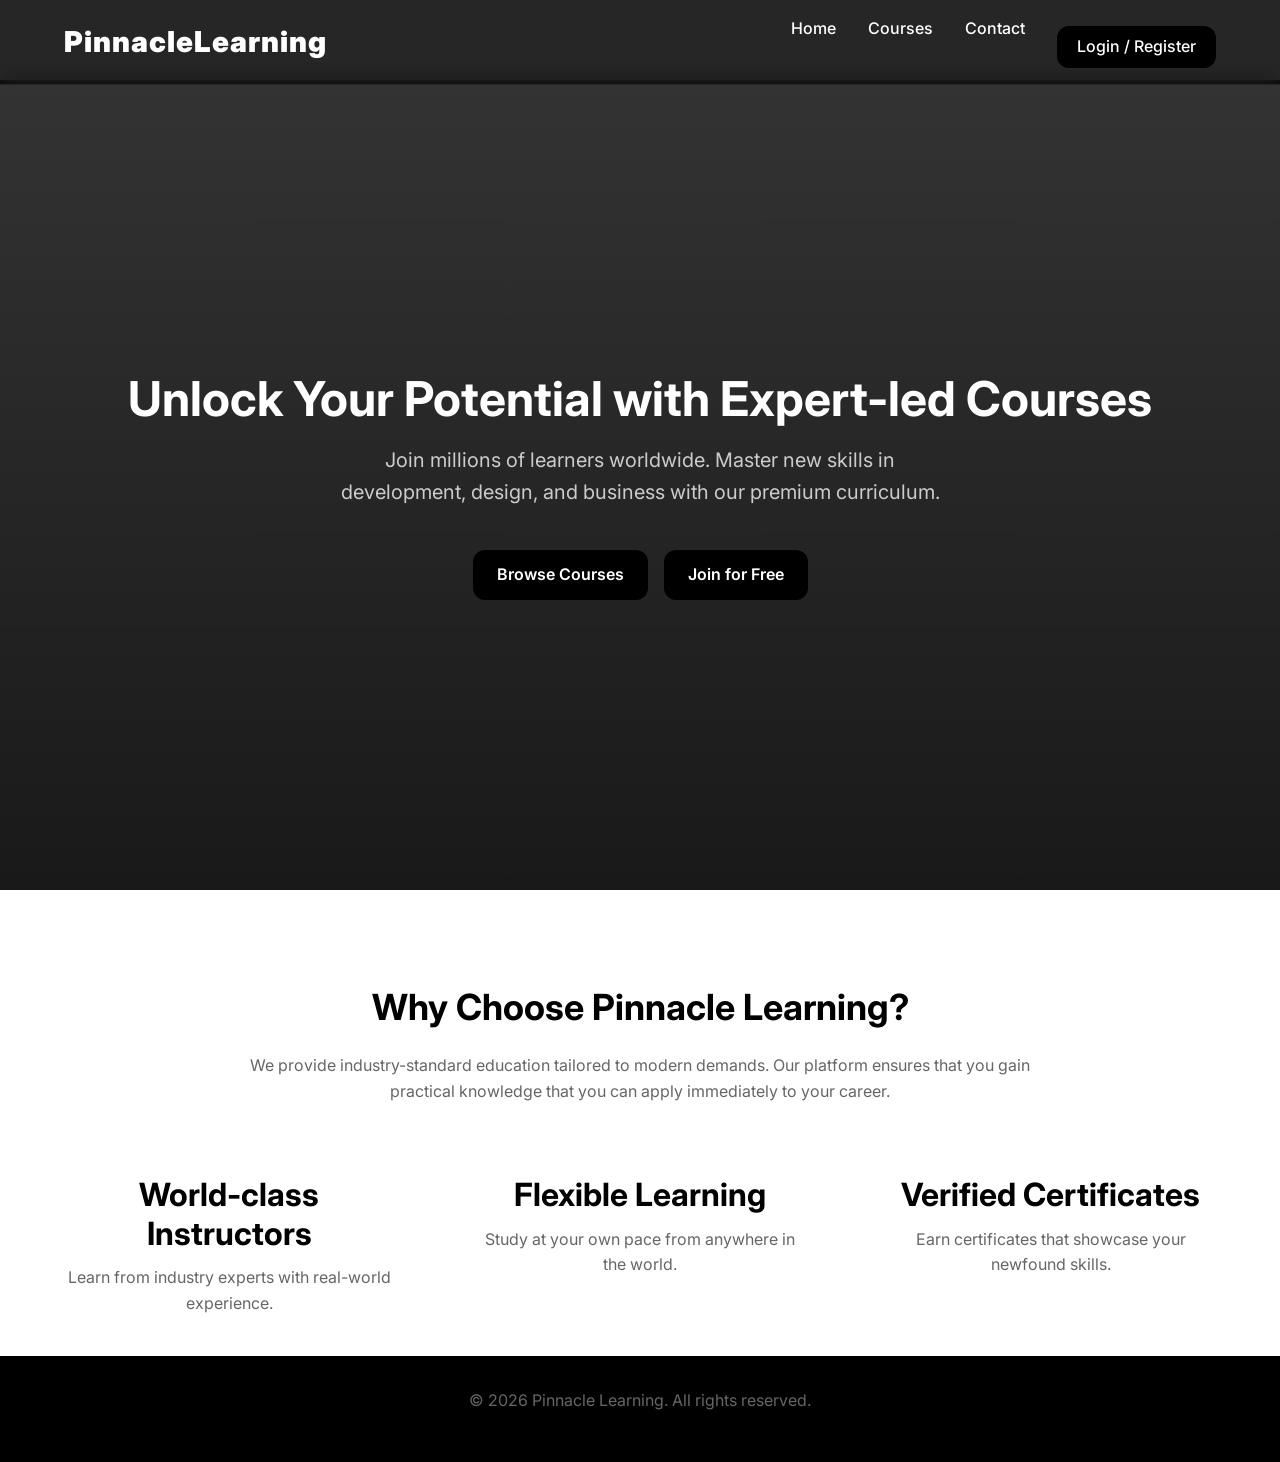
<file: index.html>
<!DOCTYPE html>
<html lang="en">

<head>
    <meta charset="UTF-8">
    <meta name="viewport" content="width=device-width, initial-scale=1.0">
    <title>Pinnacle Learning | Expand Your Horizons</title>
    <link rel="stylesheet" href="styles.css">
    <link href="https://fonts.googleapis.com/css2?family=Inter:wght@400;500;600;700;800&display=swap" rel="stylesheet">
</head>

<body>

    <nav class="navbar">
        <a href="index.html" class="logo">PinnacleLearning</a>
        <ul class="nav-links">
            <li><a href="index.html">Home</a></li>
            <li><a href="courses.html">Courses</a></li>
            <li><a href="contact.html">Contact</a></li>
            <li><a href="register.html" class="btn btn-primary">Login / Register</a>
            </li>
        </ul>
    </nav>

    <main>
        <section class="hero">
            <div class="hero-content">
                <h1>Unlock Your Potential with Expert-led Courses</h1>
                <p>Join millions of learners worldwide. Master new skills in development, design, and business with our
                    premium curriculum.</p>
                <div class="hero-actions">
                    <a href="courses.html" class="btn btn-primary">Browse Courses</a>
                    <a href="register.html" class="btn btn-outline ">Join for Free</a>
                </div>
            </div>
        </section>


        <section class="container features-section">
            <h2>Why Choose Pinnacle Learning?</h2>
            <p class="features-intro">We provide industry-standard education tailored to modern
                demands. Our platform ensures that you gain practical knowledge that you can apply immediately to your
                career.</p>

            <div class="grid-3-col">
                <div class="feature-card">
                    <h3 class="feature-title">World-class Instructors</h3>
                    <p>Learn from industry experts with real-world experience.</p>
                </div>
                <div class="feature-card">
                    <h3 class="feature-title">Flexible Learning</h3>
                    <p>Study at your own pace from anywhere in the world.</p>
                </div>
                <div class="feature-card">
                    <h3 class="feature-title">Verified Certificates</h3>
                    <p>Earn certificates that showcase your newfound skills.</p>
                </div>
            </div>
        </section>
    </main>

    <footer>
        <p>&copy; 2026 Pinnacle Learning. All rights reserved.</p>
    </footer>
</body>

</html>
</file>
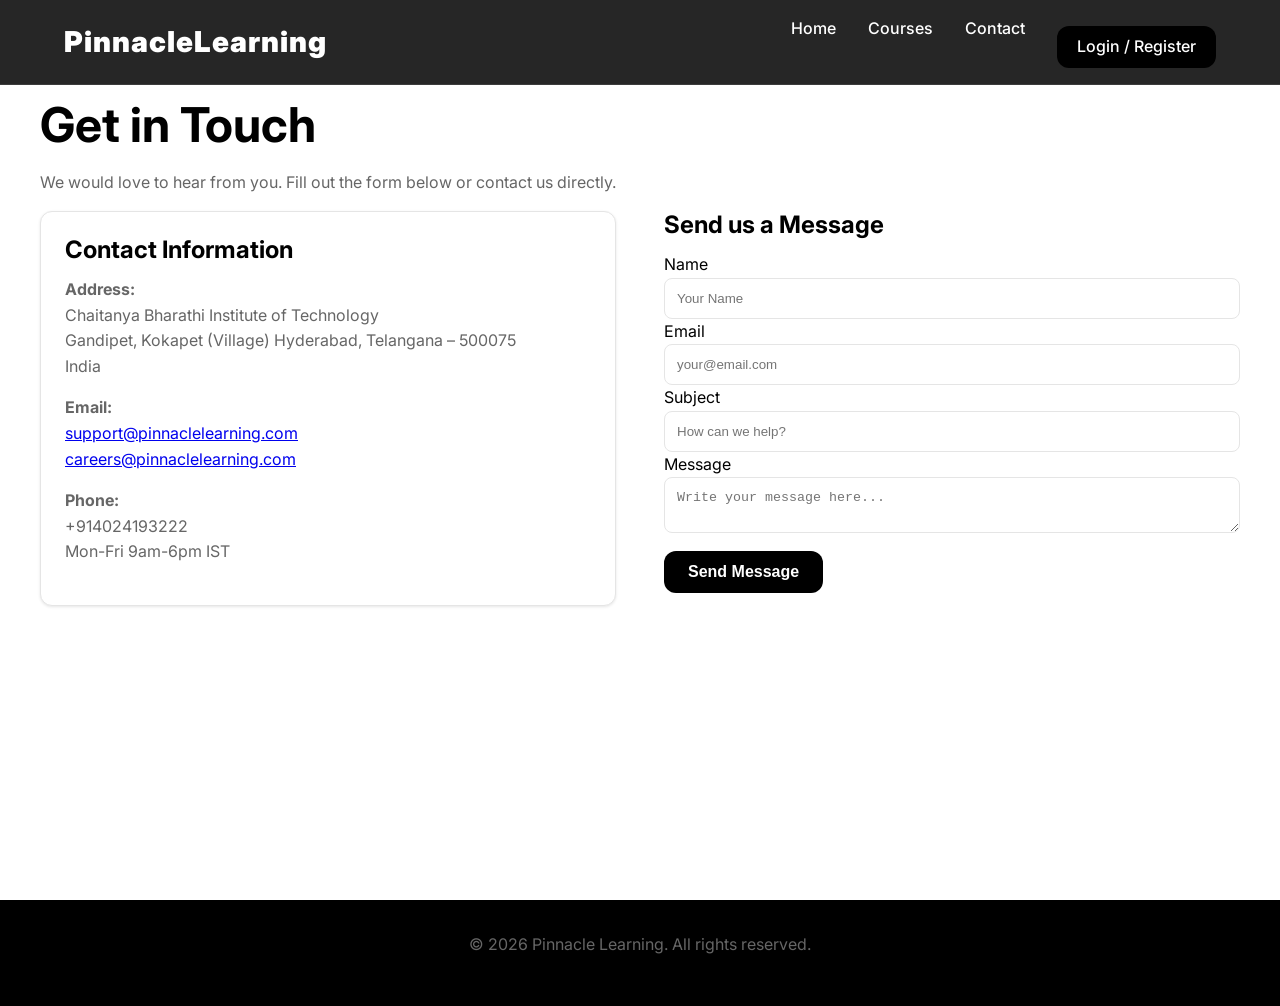
<file: contact.html>
<!DOCTYPE html>
<html lang="en">

<head>
    <meta charset="UTF-8">
    <meta name="viewport" content="width=device-width, initial-scale=1.0">
    <title>Contact Us | Pinnacle Learning</title>
    <link rel="stylesheet" href="styles.css">
    <link href="https://fonts.googleapis.com/css2?family=Inter:wght@400;500;600;700;800&display=swap" rel="stylesheet">
</head>

<body>
    <nav class="navbar">
        <a href="index.html" class="logo">PinnacleLearning</a>
        <ul class="nav-links">
            <li><a href="index.html">Home</a></li>
            <li><a href="courses.html">Courses</a></li>
            <li><a href="contact.html">Contact</a></li>
            <li><a href="register.html" class="btn btn-primary px-5-py-2">Login / Register</a>
            </li>
        </ul>
    </nav>

    <main class="container">
        <h1>Get in Touch</h1>
        <p class="auto-style-1">We would love to hear from you. Fill out the form below or contact us directly.
        </p>

        <div class="grid-2-col">
            <!-- Contact Information -->
            <div>
                <div class="card auto-style-2">
                    <h3 class="auto-style-3">Contact Information</h3>

                    <div class="auto-style-4">
                        <p><strong>Address:</strong><br>Chaitanya Bharathi Institute of Technology<br>Gandipet, Kokapet
                            (Village)
                            Hyderabad, Telangana – 500075<br>India</p>
                    </div>

                    <div class="auto-style-4">
                        <p><strong>Email:</strong><br><a href="mailto:support@pinnaclelearning.com" class="auto-style-5">support@pinnaclelearning.com</a><br><a href="mailto:careers@pinnaclelearning.com" class="auto-style-5">careers@pinnaclelearning.com</a>
                        </p>
                    </div>

                    <div class="auto-style-4">
                        <p><strong>Phone:</strong><br>+914024193222<br>Mon-Fri 9am-6pm IST</p>
                    </div>
                </div>
            </div>

            <!-- Inquiry Form -->
            <div class="form-container">
                <h3>Send us a Message</h3>
                <form onsubmit="event.preventDefault(); alert('Your message has been sent successfully! We will get back to you shortly.'); this.reset();" class="auto-style-4">
                    <div class="form-group">
                        <label for="contactName">Name</label>
                        <input type="text" id="contactName" class="form-control" placeholder="Your Name" required>
                    </div>

                    <div class="form-group">
                        <label for="contactEmail">Email</label>
                        <input type="email" id="contactEmail" class="form-control" placeholder="your@email.com"
                            required>
                    </div>

                    <div class="form-group">
                        <label for="contactSubject">Subject</label>
                        <input type="text" id="contactSubject" class="form-control" placeholder="How can we help?"
                            required>
                    </div>

                    <div class="form-group">
                        <label for="contactMessage">Message</label>
                        <textarea id="contactMessage" class="form-control" placeholder="Write your message here..."
                            required></textarea>
                    </div>

                    <button type="submit" class="btn btn-primary w-100">Send Message</button>
                </form>
            </div>
        </div>
    </main>

    <footer>
        <p>&copy; 2026 Pinnacle Learning. All rights reserved.</p>
    </footer>
</body>

</html>
</file>
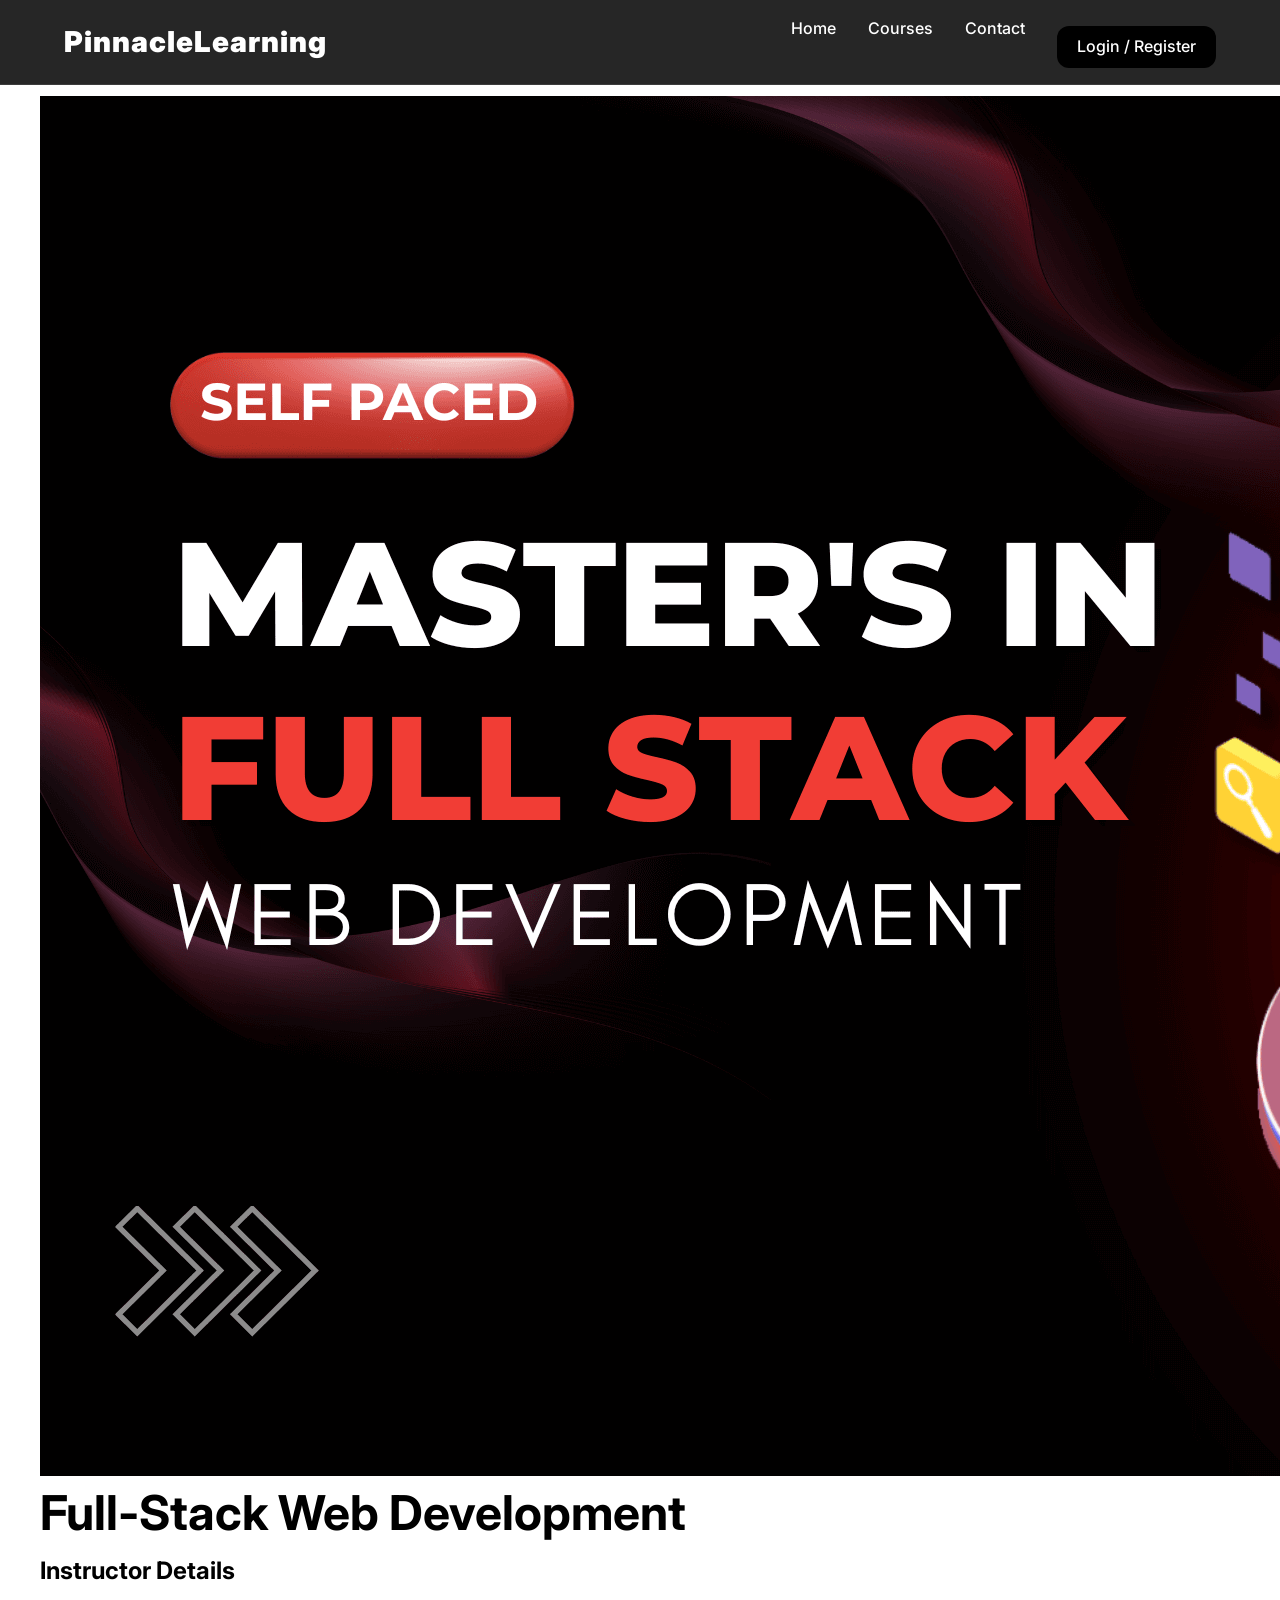
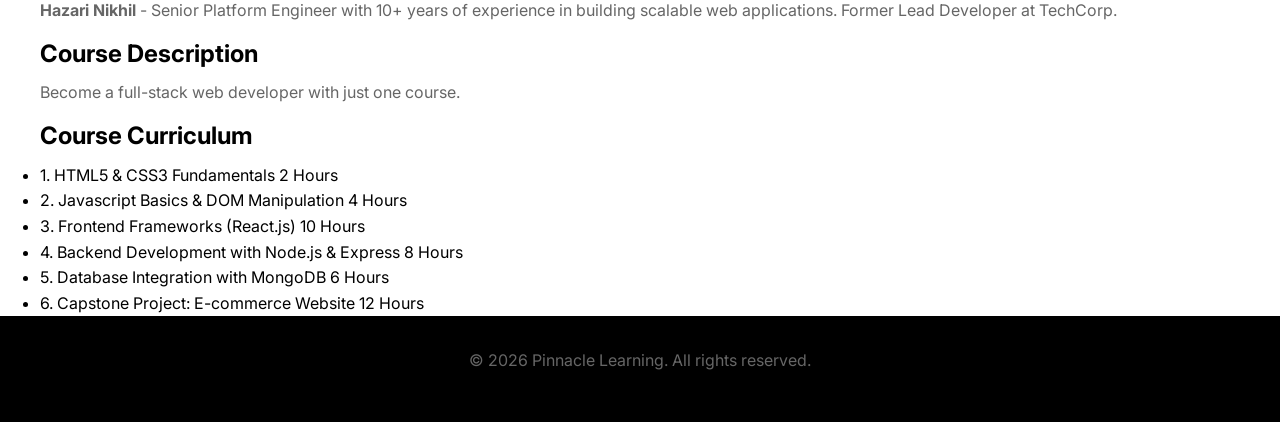
<file: course_details.html>
<!DOCTYPE html>
<html lang="en">

<head>
    <meta charset="UTF-8">
    <meta name="viewport" content="width=device-width, initial-scale=1.0">
    <title>Course Details | Pinnacle Learning</title>
    <link rel="stylesheet" href="styles.css">
    <link href="https://fonts.googleapis.com/css2?family=Inter:wght@400;500;600;700;800&display=swap" rel="stylesheet">
</head>

<body>
    <nav class="navbar">
        <a href="index.html" class="logo">PinnacleLearning</a>
        <ul class="nav-links">
            <li><a href="index.html">Home</a></li>
            <li><a href="courses.html">Courses</a></li>
            <li><a href="contact.html">Contact</a></li>
            <li><a href="register.html" class="btn btn-primary px-5-py-2">Login / Register</a>
            </li>
        </ul>
    </nav>

    <main class="container">
        <div class="grid-2-col">
            <div>
                <img src="./res/fs.png" alt="Web Development" class="course-image">

                <h1 class="course-header">Full-Stack Web Development</h1>

                <div class="instructor-box">
                    <h3>Instructor Details</h3>
                    <p class="mb-0"><strong>Hazari Nikhil</strong> - Senior Platform Engineer with 10+ years of
                        experience in building scalable web applications. Former Lead Developer at TechCorp.</p>
                </div>

                <h3>Course Description</h3>
                <p>Become a full-stack web developer with just one course.</p>

                <h3 class="mt-3">Course Curriculum</h3>
                <ul class="curriculum-list">
                    <li>
                        <span>1. HTML5 & CSS3 Fundamentals</span>
                        <span class="text-muted">2 Hours</span>
                    </li>
                    <li>
                        <span>2. Javascript Basics & DOM Manipulation</span>
                        <span class="text-muted">4 Hours</span>
                    </li>
                    <li>
                        <span>3. Frontend Frameworks (React.js)</span>
                        <span class="text-muted">10 Hours</span>
                    </li>
                    <li>
                        <span>4. Backend Development with Node.js & Express</span>
                        <span class="text-muted">8 Hours</span>
                    </li>
                    <li>
                        <span>5. Database Integration with MongoDB</span>
                        <span class="text-muted">6 Hours</span>
                    </li>
                    <li>
                        <span>6. Capstone Project: E-commerce Website</span>
                        <span class="text-muted">12 Hours</span>
                    </li>
                </ul>
            </div>
            <div>
                <div class="card sticky-card">
                    <h2 class="price price-text">₹7499</h2>
                    <p class="rating rating-text">★ 4.8 (1,245 Ratings)</p>

                    <ul class="details-list">
                        <li class="details-list-item">
                            <strong>Duration:</strong> 52 Hours Total
                        </li>
                        <li class="details-list-item"><strong>Level:</strong>
                            Beginner to Advanced</li>
                        <li class="details-list-item"><strong>Access:</strong>
                            Lifetime Access</li>
                        <li class="details-list-item-last"><strong>Certificate:</strong> Included</li>
                    </ul>

                    <button class="btn btn-primary btn-enroll" onclick="alert('Proceeding to checkout!')">Enroll
                        Now</button>
                    <p class="guarantee-text">
                        30-Day Money-Back Guarantee</p>
                </div>
            </div>
        </div>
    </main>

    <footer>
        <p>&copy; 2026 Pinnacle Learning. All rights reserved.</p>
    </footer>
</body>

</html>
</file>
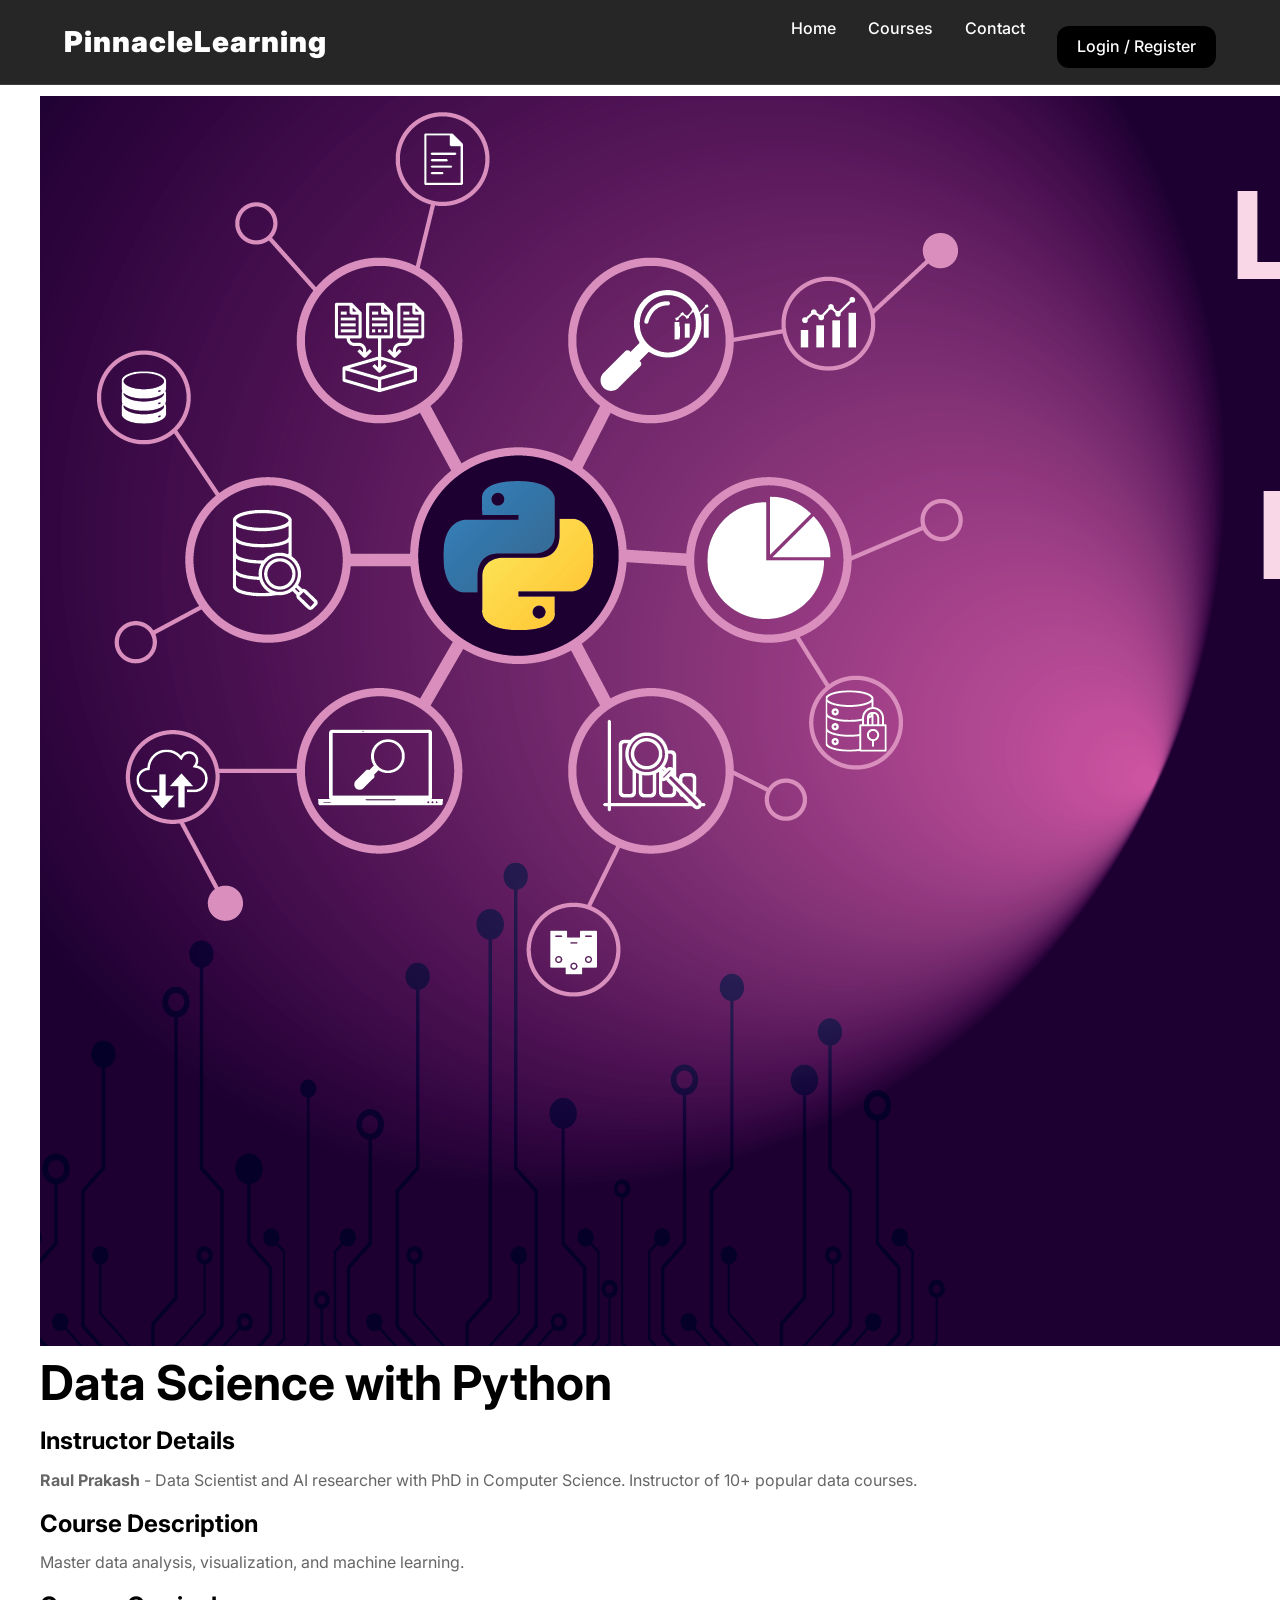
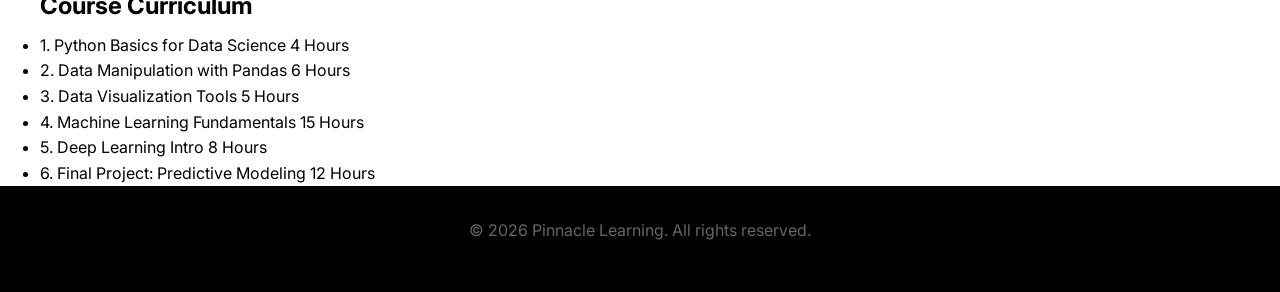
<file: course_details_data.html>
<!DOCTYPE html>
<html lang="en">

<head>
    <meta charset="UTF-8">
    <meta name="viewport" content="width=device-width, initial-scale=1.0">
    <title>Course Details | Pinnacle Learning</title>
    <link rel="stylesheet" href="styles.css">
    <link href="https://fonts.googleapis.com/css2?family=Inter:wght@400;500;600;700;800&display=swap" rel="stylesheet">
</head>

<body>
    <nav class="navbar">
        <a href="index.html" class="logo">PinnacleLearning</a>
        <ul class="nav-links">
            <li><a href="index.html">Home</a></li>
            <li><a href="courses.html">Courses</a></li>
            <li><a href="contact.html">Contact</a></li>
            <li><a href="register.html" class="btn btn-primary px-5-py-2">Login / Register</a>
            </li>
        </ul>
    </nav>

    <main class="container">
        <div class="grid-2-col">
            <div>
                <img src="res/Python_for_Data_Science.png" alt="Data Science" class="course-image">

                <h1 class="course-header">Data Science with Python</h1>

                <div class="instructor-box">
                    <h3>Instructor Details</h3>
                    <p class="mb-0"><strong>Raul Prakash</strong> - Data Scientist and AI researcher with PhD in
                        Computer Science. Instructor of 10+ popular data courses.</p>
                </div>

                <h3>Course Description</h3>
                <p>Master data analysis, visualization, and machine learning.</p>

                <h3 class="mt-3">Course Curriculum</h3>
                <ul class="curriculum-list">
                    <li>
                        <span>1. Python Basics for Data Science</span>
                        <span class="text-muted">4 Hours</span>
                    </li>
                    <li>
                        <span>2. Data Manipulation with Pandas</span>
                        <span class="text-muted">6 Hours</span>
                    </li>
                    <li>
                        <span>3. Data Visualization Tools</span>
                        <span class="text-muted">5 Hours</span>
                    </li>
                    <li>
                        <span>4. Machine Learning Fundamentals</span>
                        <span class="text-muted">15 Hours</span>
                    </li>
                    <li>
                        <span>5. Deep Learning Intro</span>
                        <span class="text-muted">8 Hours</span>
                    </li>
                    <li>
                        <span>6. Final Project: Predictive Modeling</span>
                        <span class="text-muted">12 Hours</span>
                    </li>
                </ul>
            </div>
            <div>
                <div class="card sticky-card">
                    <h2 class="price price-text">₹8499</h2>
                    <p class="rating rating-text">★ 4.7 (2.4k Ratings)</p>

                    <ul class="details-list">
                        <li class="details-list-item">
                            <strong>Duration:</strong> 51 Hours Total
                        </li>
                        <li class="details-list-item"><strong>Level:</strong>
                            Beginner to Advanced</li>
                        <li class="details-list-item"><strong>Access:</strong>
                            Lifetime Access</li>
                        <li class="details-list-item-last"><strong>Certificate:</strong> Included</li>
                    </ul>

                    <button class="btn btn-primary btn-enroll" onclick="alert('Proceeding to checkout!')">Enroll
                        Now</button>
                    <p class="guarantee-text">
                        30-Day Money-Back Guarantee</p>
                </div>
            </div>
        </div>
    </main>

    <footer>
        <p>&copy; 2026 Pinnacle Learning. All rights reserved.</p>
    </footer>
</body>

</html>
</file>
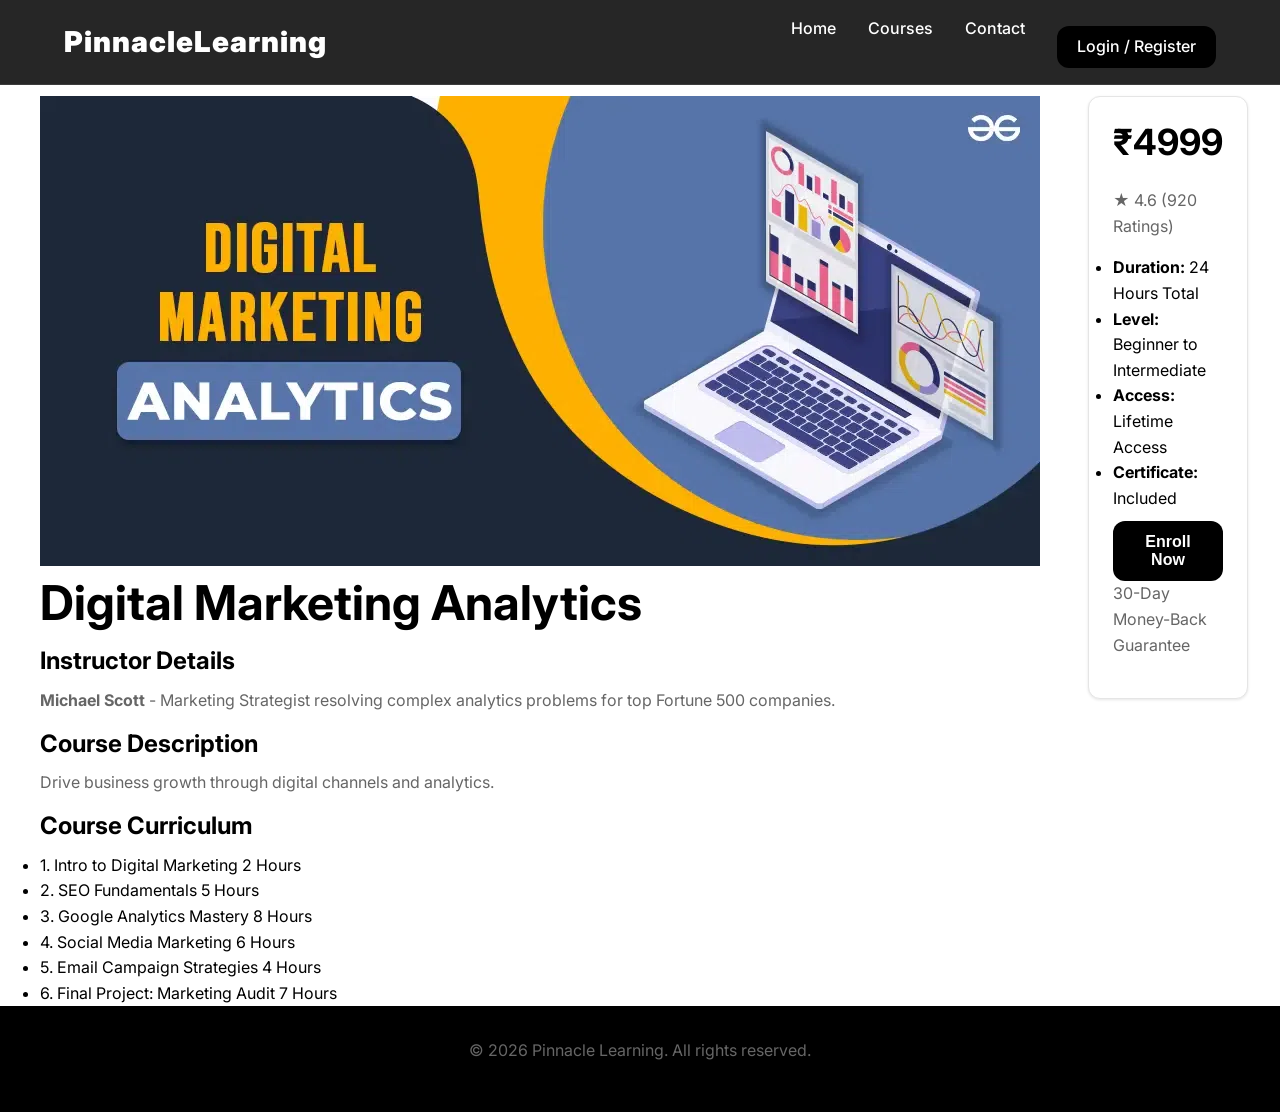
<file: course_details_digital.html>
<!DOCTYPE html>
<html lang="en">

<head>
    <meta charset="UTF-8">
    <meta name="viewport" content="width=device-width, initial-scale=1.0">
    <title>Course Details | Pinnacle Learning</title>
    <link rel="stylesheet" href="styles.css">
    <link href="https://fonts.googleapis.com/css2?family=Inter:wght@400;500;600;700;800&display=swap" rel="stylesheet">
</head>

<body>
    <nav class="navbar">
        <a href="index.html" class="logo">PinnacleLearning</a>
        <ul class="nav-links">
            <li><a href="index.html">Home</a></li>
            <li><a href="courses.html">Courses</a></li>
            <li><a href="contact.html">Contact</a></li>
            <li><a href="register.html" class="btn btn-primary px-5-py-2">Login / Register</a>
            </li>
        </ul>
    </nav>

    <main class="container">
        <div class="grid-2-col">
            <div>
                <img src="./res/What-are-Digital-Marketing-Analytics.webp" alt="Digital Marketing Analytics"
                    class="course-image">

                <h1 class="course-header">Digital Marketing Analytics</h1>

                <div class="instructor-box">
                    <h3>Instructor Details</h3>
                    <p class="mb-0"><strong>Michael Scott</strong> - Marketing Strategist resolving complex analytics
                        problems for top Fortune 500 companies.</p>
                </div>

                <h3>Course Description</h3>
                <p>Drive business growth through digital channels and analytics.</p>

                <h3 class="mt-3">Course Curriculum</h3>
                <ul class="curriculum-list">
                    <li>
                        <span>1. Intro to Digital Marketing</span>
                        <span class="text-muted">2 Hours</span>
                    </li>
                    <li>
                        <span>2. SEO Fundamentals</span>
                        <span class="text-muted">5 Hours</span>
                    </li>
                    <li>
                        <span>3. Google Analytics Mastery</span>
                        <span class="text-muted">8 Hours</span>
                    </li>
                    <li>
                        <span>4. Social Media Marketing</span>
                        <span class="text-muted">6 Hours</span>
                    </li>
                    <li>
                        <span>5. Email Campaign Strategies</span>
                        <span class="text-muted">4 Hours</span>
                    </li>
                    <li>
                        <span>6. Final Project: Marketing Audit</span>
                        <span class="text-muted">7 Hours</span>
                    </li>
                </ul>
            </div>
            <div>
                <div class="card sticky-card">
                    <h2 class="price price-text">₹4999</h2>
                    <p class="rating rating-text">★ 4.6 (920 Ratings)</p>

                    <ul class="details-list">
                        <li class="details-list-item">
                            <strong>Duration:</strong> 24 Hours Total
                        </li>
                        <li class="details-list-item"><strong>Level:</strong>
                            Beginner to Intermediate</li>
                        <li class="details-list-item"><strong>Access:</strong>
                            Lifetime Access</li>
                        <li class="details-list-item-last"><strong>Certificate:</strong> Included</li>
                    </ul>

                    <button class="btn btn-primary btn-enroll" onclick="alert('Proceeding to checkout!')">Enroll
                        Now</button>
                    <p class="guarantee-text">
                        30-Day Money-Back Guarantee</p>
                </div>
            </div>
        </div>
    </main>

    <footer>
        <p>&copy; 2026 Pinnacle Learning. All rights reserved.</p>
    </footer>
</body>

</html>
</file>
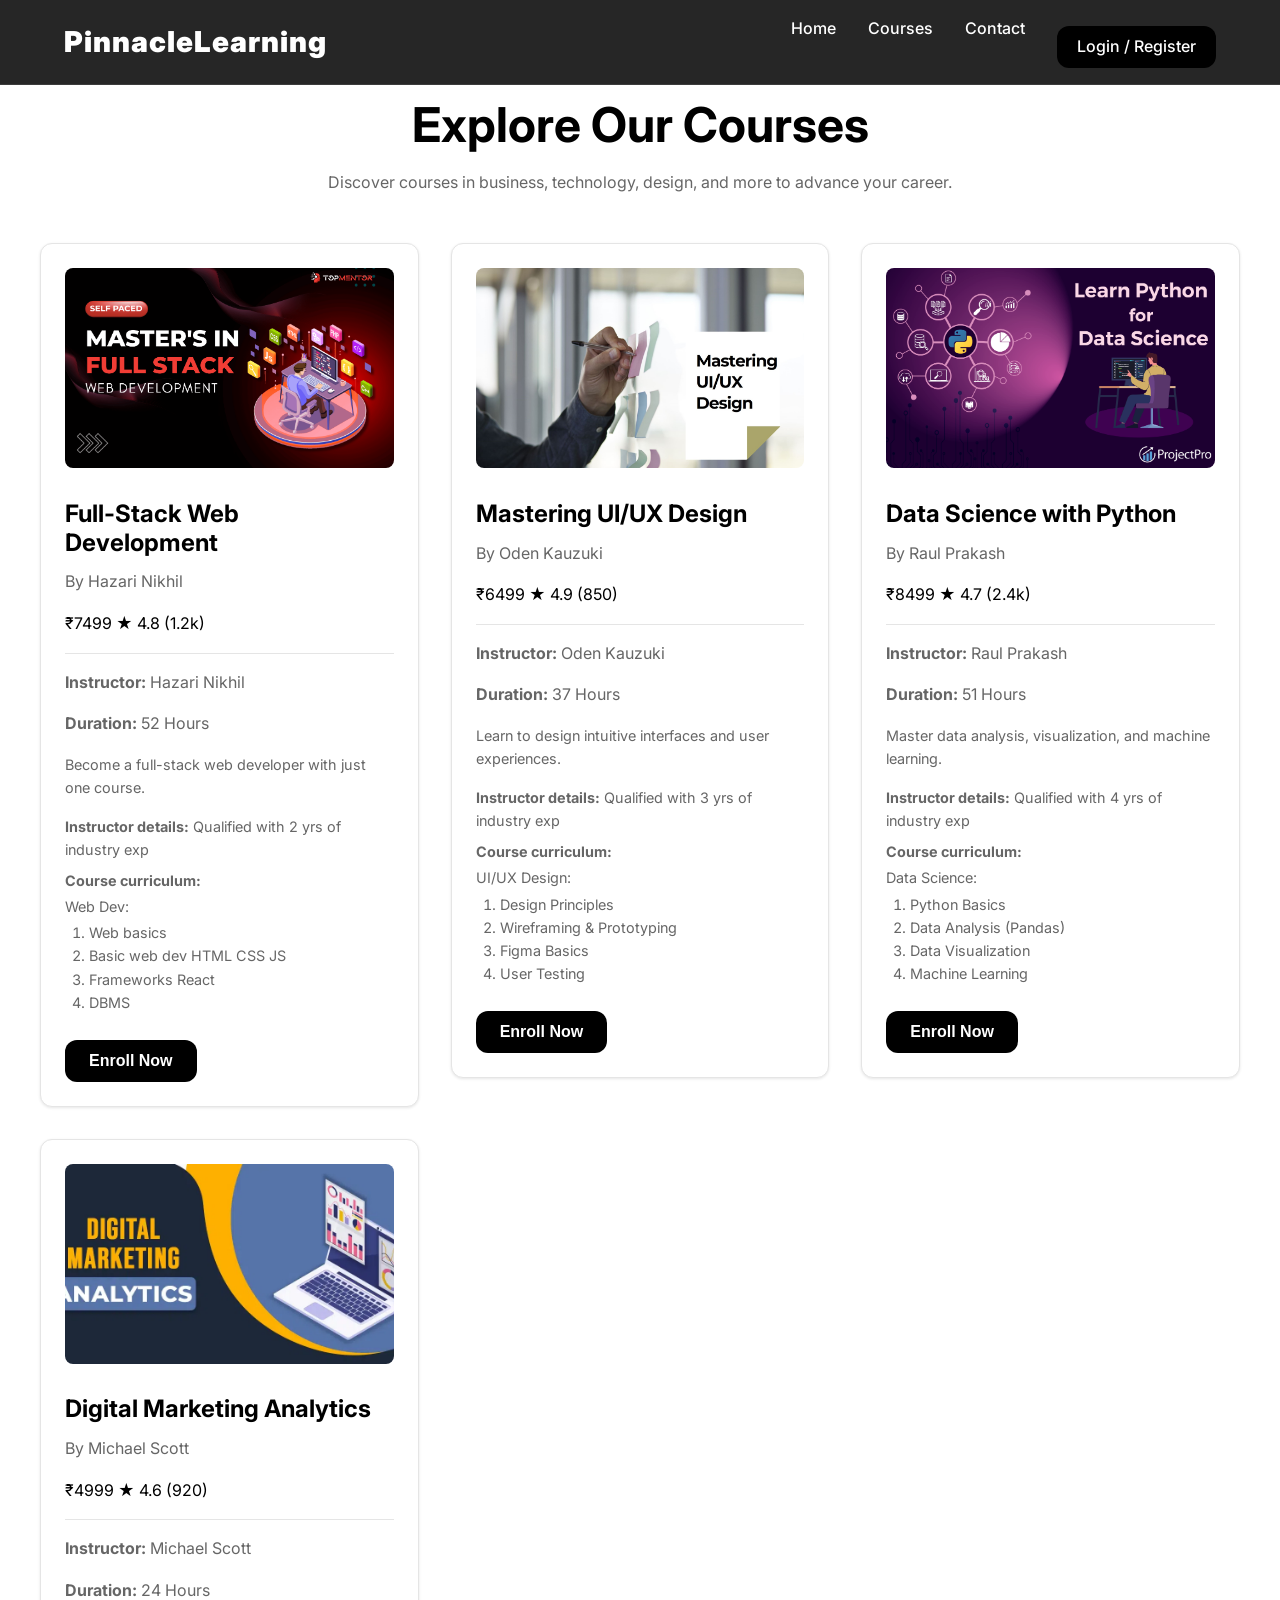
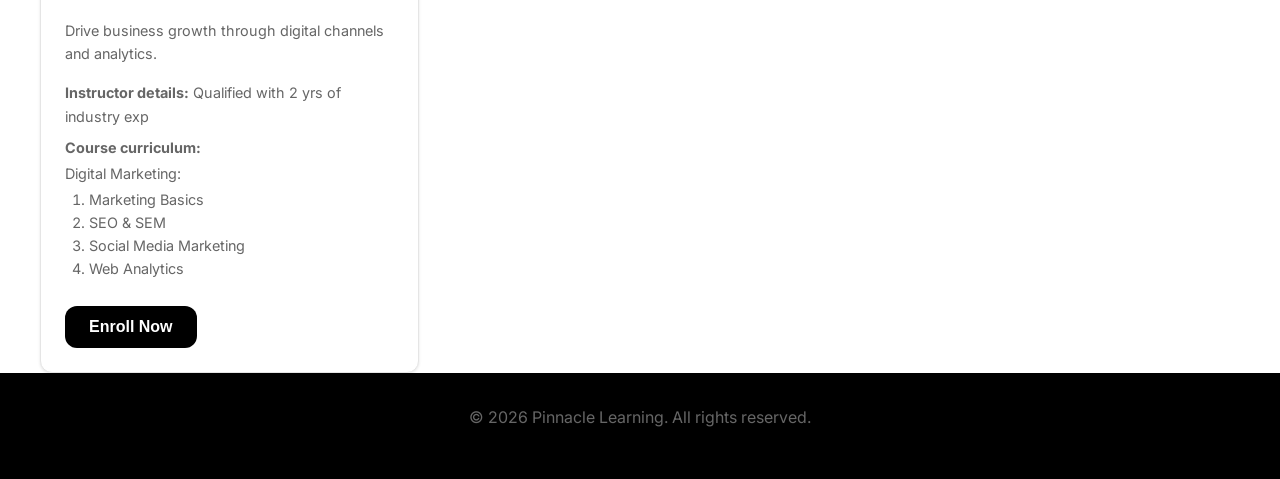
<file: courses.html>
<!DOCTYPE html>
<html lang="en">

<head>
    <meta charset="UTF-8">
    <meta name="viewport" content="width=device-width, initial-scale=1.0">
    <title>All Courses | Pinnacle Learning</title>
    <link rel="stylesheet" href="styles.css">
    <link href="https://fonts.googleapis.com/css2?family=Inter:wght@400;500;600;700;800&display=swap" rel="stylesheet">
</head>

<body>
    <nav class="navbar">
        <a href="index.html" class="logo">PinnacleLearning</a>
        <ul class="nav-links">
            <li><a href="index.html">Home</a></li>
            <li><a href="courses.html">Courses</a></li>
            <li><a href="contact.html">Contact</a></li>
            <li><a href="register.html" class="btn btn-primary px-5-py-2">Login / Register</a>
            </li>
        </ul>
    </nav>

    <main class="container">
        <div class="courses-header">
            <h1>Explore Our Courses</h1>
            <p>Discover courses in business, technology, design, and more to advance your career.</p>
        </div>

        <div class="grid-system">

            <div class="card">
                <img src="./res/fs.png" alt="Web Development" class="card-img">
                <h3 class="course-title">Full-Stack Web Development</h3>
                <p class="instructor">By Hazari Nikhil</p>
                <div class="card-meta">
                    <span class="price">₹7499</span>
                    <span class="rating">★ 4.8 (1.2k)</span>
                </div>
                <div class="course-details">
                    <p class="mb-0"><strong>Instructor:</strong> Hazari Nikhil</p>
                    <p class="mb-0"><strong>Duration:</strong> 52 Hours</p>
                    <p class="course-description">Become a full-stack web
                        developer with just one course.</p>
                    <p class="course-description" style="margin-bottom: 0.5rem;"><strong>Instructor details:</strong> Qualified with 2 yrs of industry exp</p>
                    <div class="course-curriculum" style="font-size: 0.9rem; color: #666666; margin-bottom: 1rem;">
                        <strong>Course curriculum:</strong>
                        <p style="margin: 0.2rem 0;">Web Dev:</p>
                        <ol style="margin-left: 1.5rem; margin-top: 0;">
                            <li>Web basics</li>
                            <li>Basic web dev HTML CSS JS</li>
                            <li>Frameworks React</li>
                            <li>DBMS</li>
                        </ol>
                    </div>
                    <button class="btn btn-primary w-100" onclick="alert('Proceeding to checkout!')">Enroll Now</button>
                </div>
            </div>

            <div class="card">
                <img src="./res/1727164350740.png" alt="UI UX Design" class="card-img">
                <h3 class="course-title">Mastering UI/UX Design</h3>
                <p class="instructor">By Oden Kauzuki</p>
                <div class="card-meta">
                    <span class="price">₹6499</span>
                    <span class="rating">★ 4.9 (850)</span>
                </div>
                <div class="course-details">
                    <p class="mb-0"><strong>Instructor:</strong> Oden Kauzuki</p>
                    <p class="mb-0"><strong>Duration:</strong> 37 Hours</p>
                    <p class="course-description">Learn to design intuitive
                        interfaces and user experiences.</p>
                    <p class="course-description" style="margin-bottom: 0.5rem;"><strong>Instructor details:</strong> Qualified with 3 yrs of industry exp</p>
                    <div class="course-curriculum" style="font-size: 0.9rem; color: #666666; margin-bottom: 1rem;">
                        <strong>Course curriculum:</strong>
                        <p style="margin: 0.2rem 0;">UI/UX Design:</p>
                        <ol style="margin-left: 1.5rem; margin-top: 0;">
                            <li>Design Principles</li>
                            <li>Wireframing & Prototyping</li>
                            <li>Figma Basics</li>
                            <li>User Testing</li>
                        </ol>
                    </div>
                    <button class="btn btn-primary w-100" onclick="alert('Proceeding to checkout!')">Enroll Now</button>
                </div>
            </div>


            <div class="card">
                <img src="res/Python_for_Data_Science.png" alt="Data Science" class="card-img">
                <h3 class="course-title">Data Science with Python</h3>
                <p class="instructor">By Raul Prakash</p>
                <div class="card-meta">
                    <span class="price">₹8499</span>
                    <span class="rating">★ 4.7 (2.4k)</span>
                </div>
                <div class="course-details">
                    <p class="mb-0"><strong>Instructor:</strong> Raul Prakash</p>
                    <p class="mb-0"><strong>Duration:</strong> 51 Hours</p>
                    <p class="course-description">Master data analysis,
                        visualization, and machine learning.</p>
                    <p class="course-description" style="margin-bottom: 0.5rem;"><strong>Instructor details:</strong> Qualified with 4 yrs of industry exp</p>
                    <div class="course-curriculum" style="font-size: 0.9rem; color: #666666; margin-bottom: 1rem;">
                        <strong>Course curriculum:</strong>
                        <p style="margin: 0.2rem 0;">Data Science:</p>
                        <ol style="margin-left: 1.5rem; margin-top: 0;">
                            <li>Python Basics</li>
                            <li>Data Analysis (Pandas)</li>
                            <li>Data Visualization</li>
                            <li>Machine Learning</li>
                        </ol>
                    </div>
                    <button class="btn btn-primary w-100" onclick="alert('Proceeding to checkout!')">Enroll Now</button>
                </div>
            </div>

            <div class="card">
                <img src="./res/What-are-Digital-Marketing-Analytics.webp" alt="Digital Marketing" class="card-img">
                <h3 class="course-title">Digital Marketing Analytics</h3>
                <p class="instructor">By Michael Scott</p>
                <div class="card-meta">
                    <span class="price">₹4999</span>
                    <span class="rating">★ 4.6 (920)</span>
                </div>
                <div class="course-details">
                    <p class="mb-0"><strong>Instructor:</strong> Michael Scott</p>
                    <p class="mb-0"><strong>Duration:</strong> 24 Hours</p>
                    <p class="course-description">Drive business growth
                        through digital channels and analytics.</p>
                    <p class="course-description" style="margin-bottom: 0.5rem;"><strong>Instructor details:</strong> Qualified with 2 yrs of industry exp</p>
                    <div class="course-curriculum" style="font-size: 0.9rem; color: #666666; margin-bottom: 1rem;">
                        <strong>Course curriculum:</strong>
                        <p style="margin: 0.2rem 0;">Digital Marketing:</p>
                        <ol style="margin-left: 1.5rem; margin-top: 0;">
                            <li>Marketing Basics</li>
                            <li>SEO & SEM</li>
                            <li>Social Media Marketing</li>
                            <li>Web Analytics</li>
                        </ol>
                    </div>
                    <button class="btn btn-primary w-100" onclick="alert('Proceeding to checkout!')">Enroll Now</button>
                </div>
            </div>
        </div>
    </main>

    <footer>
        <p>&copy; 2026 Pinnacle Learning. All rights reserved.</p>
    </footer>

</body>

</html>
</file>
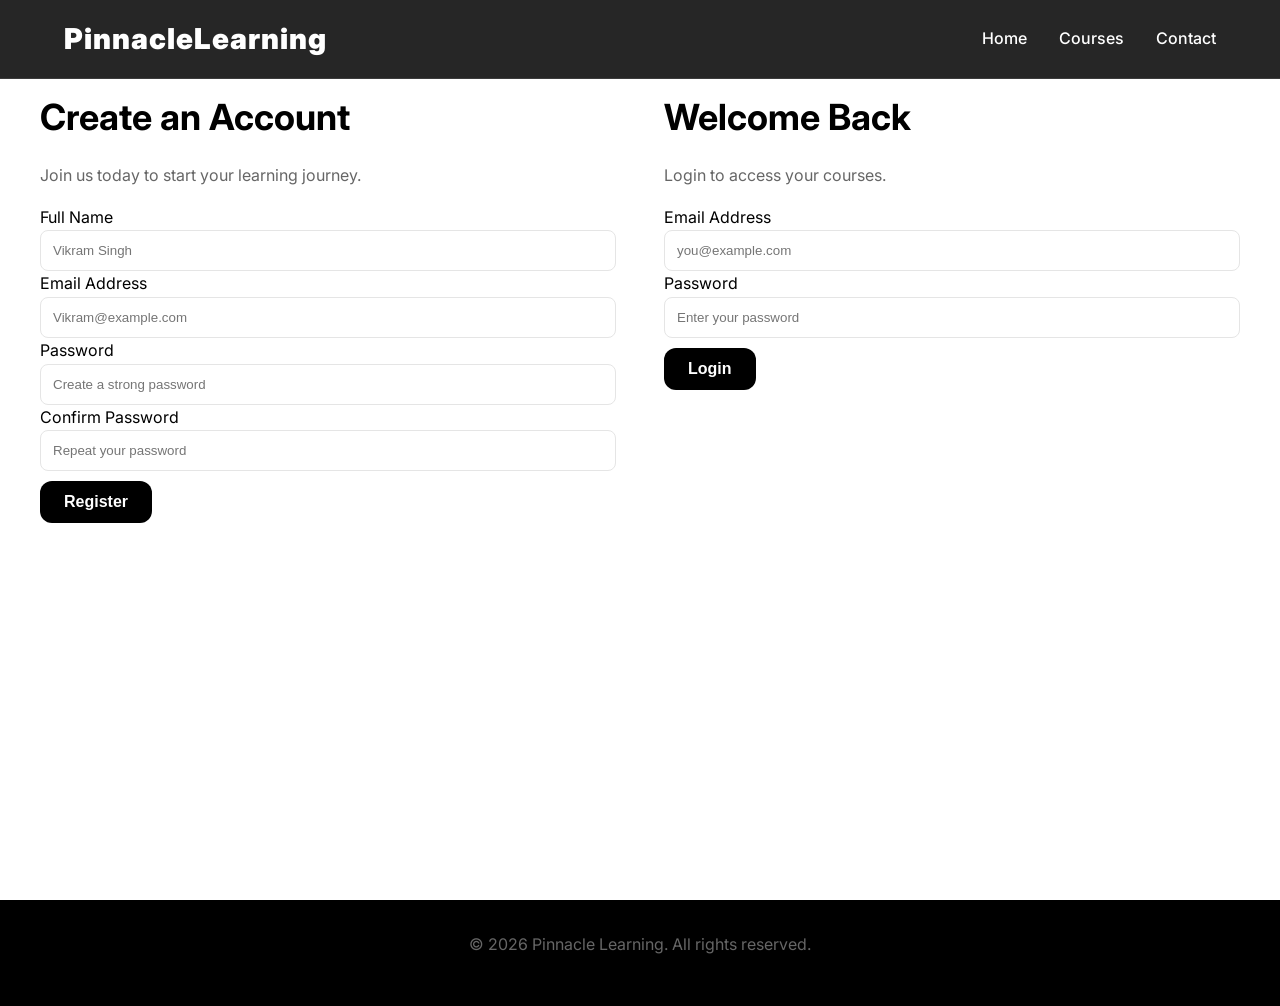
<file: register.html>
<!DOCTYPE html>
<html lang="en">

<head>
    <meta charset="UTF-8">
    <meta name="viewport" content="width=device-width, initial-scale=1.0">
    <title>Register / Login | Pinnacle Learning</title>
    <link rel="stylesheet" href="styles.css">
    <link href="https://fonts.googleapis.com/css2?family=Inter:wght@400;500;600;700;800&display=swap" rel="stylesheet">
</head>

<body>
    <nav class="navbar">
        <a href="index.html" class="logo">PinnacleLearning</a>
        <ul class="nav-links">
            <li><a href="index.html">Home</a></li>
            <li><a href="courses.html">Courses</a></li>
            <li><a href="contact.html">Contact</a></li>
        </ul>
    </nav>

    <main class="container">
        <div class="grid-2-col container-custom">

            <div class="form-container">
                <h2>Create an Account</h2>
                <p>Join us today to start your learning journey.</p>
                <form id="registerForm">
                    <div class="form-group">
                        <label for="regName">Full Name</label>
                        <input type="text" id="regName" class="form-control" placeholder="Vikram Singh">
                        <span id="nameError" class="error-message">Please enter your full name.</span>
                    </div>

                    <div class="form-group">
                        <label for="regEmail">Email Address</label>
                        <input type="email" id="regEmail" class="form-control" placeholder="Vikram@example.com">
                        <span id="emailError" class="error-message">Please enter a valid email address.</span>
                    </div>

                    <div class="form-group">
                        <label for="regPassword">Password</label>
                        <input type="password" id="regPassword" class="form-control"
                            placeholder="Create a strong password">
                        <span id="passwordError" class="error-message">Password must be at least 6 characters.</span>
                    </div>

                    <div class="form-group">
                        <label for="regConfirmPassword">Confirm Password</label>
                        <input type="password" id="regConfirmPassword" class="form-control"
                            placeholder="Repeat your password">
                        <span id="confirmError" class="error-message">Passwords do not match.</span>
                    </div>

                    <button type="submit" class="btn btn-primary w-100">Register</button>
                    <div id="regSuccess" class="success-message">Registration successful!</div>
                </form>
            </div>

            <div class="form-container">
                <h2>Welcome Back</h2>
                <p>Login to access your courses.</p>
                <form id="loginForm">
                    <div class="form-group">
                        <label for="loginEmail">Email Address</label>
                        <input type="email" id="loginEmail" class="form-control" placeholder="you@example.com">
                        <span id="loginEmailError" class="error-message">Please enter your registered email.</span>
                    </div>

                    <div class="form-group">
                        <label for="loginPassword">Password</label>
                        <input type="password" id="loginPassword" class="form-control"
                            placeholder="Enter your password">
                        <span id="loginPasswordError" class="error-message">Please enter your password.</span>
                    </div>

                    <button type="submit" class="btn btn-primary w-100">Login</button>
                    <div id="loginSuccess" class="success-message">Login successful! redirecting...</div>
                </form>
            </div>

        </div>
    </main>

    <footer>
        <p>&copy; 2026 Pinnacle Learning. All rights reserved.</p>
    </footer>
    <script>

        const registerForm = document.getElementById('registerForm');
        registerForm.addEventListener('submit', function (e) {
            e.preventDefault();
            let isValid = true;

            const name = document.getElementById('regName').value;
            const email = document.getElementById('regEmail').value;
            const password = document.getElementById('regPassword').value;
            const confirmPassword = document.getElementById('regConfirmPassword').value;


            if (name.trim() === "") {
                document.getElementById('nameError').style.display = 'block';
                isValid = false;
            } else {
                document.getElementById('nameError').style.display = 'none';
            }


            if (email.trim() === "" || !email.includes("@")) {
                document.getElementById('emailError').style.display = 'block';
                isValid = false;
            } else {
                document.getElementById('emailError').style.display = 'none';
            }


            if (password.length < 6) {
                document.getElementById('passwordError').style.display = 'block';
                isValid = false;
            } else {
                document.getElementById('passwordError').style.display = 'none';
            }

            // Validate Confirm Password
            if (confirmPassword !== password || confirmPassword === "") {
                document.getElementById('confirmError').style.display = 'block';
                isValid = false;
            } else {
                document.getElementById('confirmError').style.display = 'none';
            }

            // If all fields are valid, show success message
            if (isValid) {
                document.getElementById('regSuccess').style.display = 'block';
            }
        });

        // Login Form Validation
        const loginForm = document.getElementById('loginForm');
        loginForm.addEventListener('submit', function (e) {
            e.preventDefault(); // Prevent page reload
            let isValid = true;

            const email = document.getElementById('loginEmail').value;
            const password = document.getElementById('loginPassword').value;

            // Validate Email
            if (email.trim() === "" || !email.includes("@")) {
                document.getElementById('loginEmailError').style.display = 'block';
                isValid = false;
            } else {
                document.getElementById('loginEmailError').style.display = 'none';
            }

            // Validate Password
            if (password === "") {
                document.getElementById('loginPasswordError').style.display = 'block';
                isValid = false;
            } else {
                document.getElementById('loginPasswordError').style.display = 'none';
            }

            // If all fields are valid, show success message and redirect
            if (isValid) {
                document.getElementById('loginSuccess').style.display = 'block';
                setTimeout(function () {
                    window.location.href = 'index.html'; // Redirect to home
                }, 1500);
            }
        });
    </script>
</body>

</html>
</file>
<file: styles.css>
* {
    margin: 0;
    padding: 0;
    box-sizing: border-box;
}

body {
    font-family: 'Inter', system-ui, -apple-system, sans-serif;
    background-color: #ffffff;
    color: #000000;
    line-height: 1.6;
}

h1,
h2,
h3,
h4 {
    color: #000000;
    font-weight: 700;
    line-height: 1.2;
}

h1 {
    font-size: 3rem;
    margin-bottom: 1rem;
}

h2 {
    font-size: 2.25rem;
    margin-bottom: 1.5rem;
}

h3 {
    font-size: 1.5rem;
    margin-bottom: 0.75rem;
}

p {
    margin-bottom: 1rem;
    color: #666666;
}


.navbar {
    position: fixed;
    top: 0;
    width: 100%;
    background: rgba(0, 0, 0, 0.85);
    backdrop-filter: blur(10px);
    -webkit-backdrop-filter: blur(10px);
    z-index: 1000;
    display: flex;
    justify-content: space-between;
    align-items: center;
    padding: 1rem 5%;
    border-bottom: 1px solid rgba(255, 255, 255, 0.1);
}

.logo {
    font-size: 1.8rem;
    font-weight: 900;
    letter-spacing: 1px;
    color: white;
    text-decoration: none;
    position: relative;
    transition: all 0.3s ease;
}

.nav-links {
    display: flex;
    gap: 2rem;
    list-style: none;
}

.nav-links a {
    color: #ffffff;
    text-decoration: none;
    font-weight: 500;
    transition: all 0.3s ease;
    position: relative;
}

.nav-links a::after {
    content: '';
    position: absolute;
    width: 0;
    height: 2px;
    bottom: -4px;
    left: 0;
    background: #000000;
    transition: all 0.3s ease;
}

.nav-links a:hover::after {
    width: 100%;
}


main {
    padding-top: 80px;
    min-height: 100vh;
}

.container {
    max-width: 1200px;
    margin: 0 auto;
    padding-top: 6rem;
}

.hero {
    height: 90vh;
    display: flex;
    align-items: center;
    justify-content: center;
    text-align: center;
    background: linear-gradient(rgba(0, 0, 0, 0.8), rgba(0, 0, 0, 0.9));
    color: white;
    padding: 0 2rem;
}

.hero h1 {
    color: white;
}

.hero p {
    color: #cccccc;
    font-size: 1.25rem;
    max-width: 600px;
    margin: 0 auto 2rem;
}

.btn {
    display: inline-block;
    padding: 0.75rem 1.5rem;
    border-radius: 12px;
    font-weight: 600;
    text-decoration: none;
    cursor: pointer;
    transition: all 0.3s ease;
    border: none;
    font-size: 1rem;
    margin-top: 10px;
}

.btn-primary {
    background: #000000;
    color: white;
}

.btn-primary:hover {
    transform: translateY(-2px);
    background: #333333;
}

.btn-outline {
    background: #000000;
    color: white;

}

.btn-outline:hover {
    transform: translateY(-2px);
    background: #333333;
}

.grid-system {
    display: grid;
    grid-template-columns: repeat(auto-fit, minmax(320px, 1fr));
    gap: 2rem;
    align-items: start;
}

.grid-2-col {
    display: grid;
    grid-template-columns: 1fr 1fr;
    gap: 3rem;
}


.card {
    background: #ffffff;
    border-radius: 12px;
    padding: 1.5rem;
    box-shadow: 0 1px 3px rgba(0, 0, 0, 0.1);
    transition: all 0.3s ease;
    border: 1px solid #e5e5e5;
}

.card:hover {
    transform: translateY(-5px);
    box-shadow: 0 10px 15px rgba(0, 0, 0, 0.1);
}

.card-img {
    width: 100%;
    height: 200px;
    object-fit: cover;
    border-radius: 8px;
    margin-bottom: 1.5rem;
}


.form-control {
    width: 100%;
    padding: 0.75rem;
    border: 1px solid #e5e5e5;
    border-radius: 8px;
    transition: all 0.3s ease;
}


footer {
    background: #000000;
    color: white;
    text-align: center;
    padding: 2rem;
}

.error-message {
    color: #dc3545;
    font-size: 0.85rem;
    margin-top: 0.25rem;
    display: none;
}

.success-message {
    color: #28a745;
    font-size: 0.9rem;
    margin-top: 1rem;
    font-weight: 600;
    text-align: center;
    display: none;
}

/* Refactored Classes from Inline CSS */
.courses-header {
    text-align: center;
    margin-bottom: 3rem;
}

.course-details {
    padding-top: 1rem;
    margin-top: 1rem;
    border-top: 1px solid #e5e5e5;
    text-align: left;
}

.course-description {
    font-size: 0.9rem;
    margin: 0.5rem 0 1rem;
    color: #666666;
}

/* Helper & Humanized Classes for index.html */
.nav-links .btn {
    padding: 0.5rem 1.25rem !important;
}

.hero-actions {
    display: flex;
    gap: 1rem;
    justify-content: center;
    margin-top: 2rem;
}


.features-section {
    text-align: center;
}

.features-intro {
    max-width: 800px;
    margin: 0 auto 3rem;
}

.grid-3-col {
    display: grid;
    grid-template-columns: repeat(3, 1fr);
    gap: 2rem;
}

.feature-card {
    text-align: center;
    border: none;
    box-shadow: none;
    background: transparent;
    padding: 1.5rem;
}

.feature-title {
    font-size: 2rem;
    margin-bottom: 0.75rem;
}
</file>
